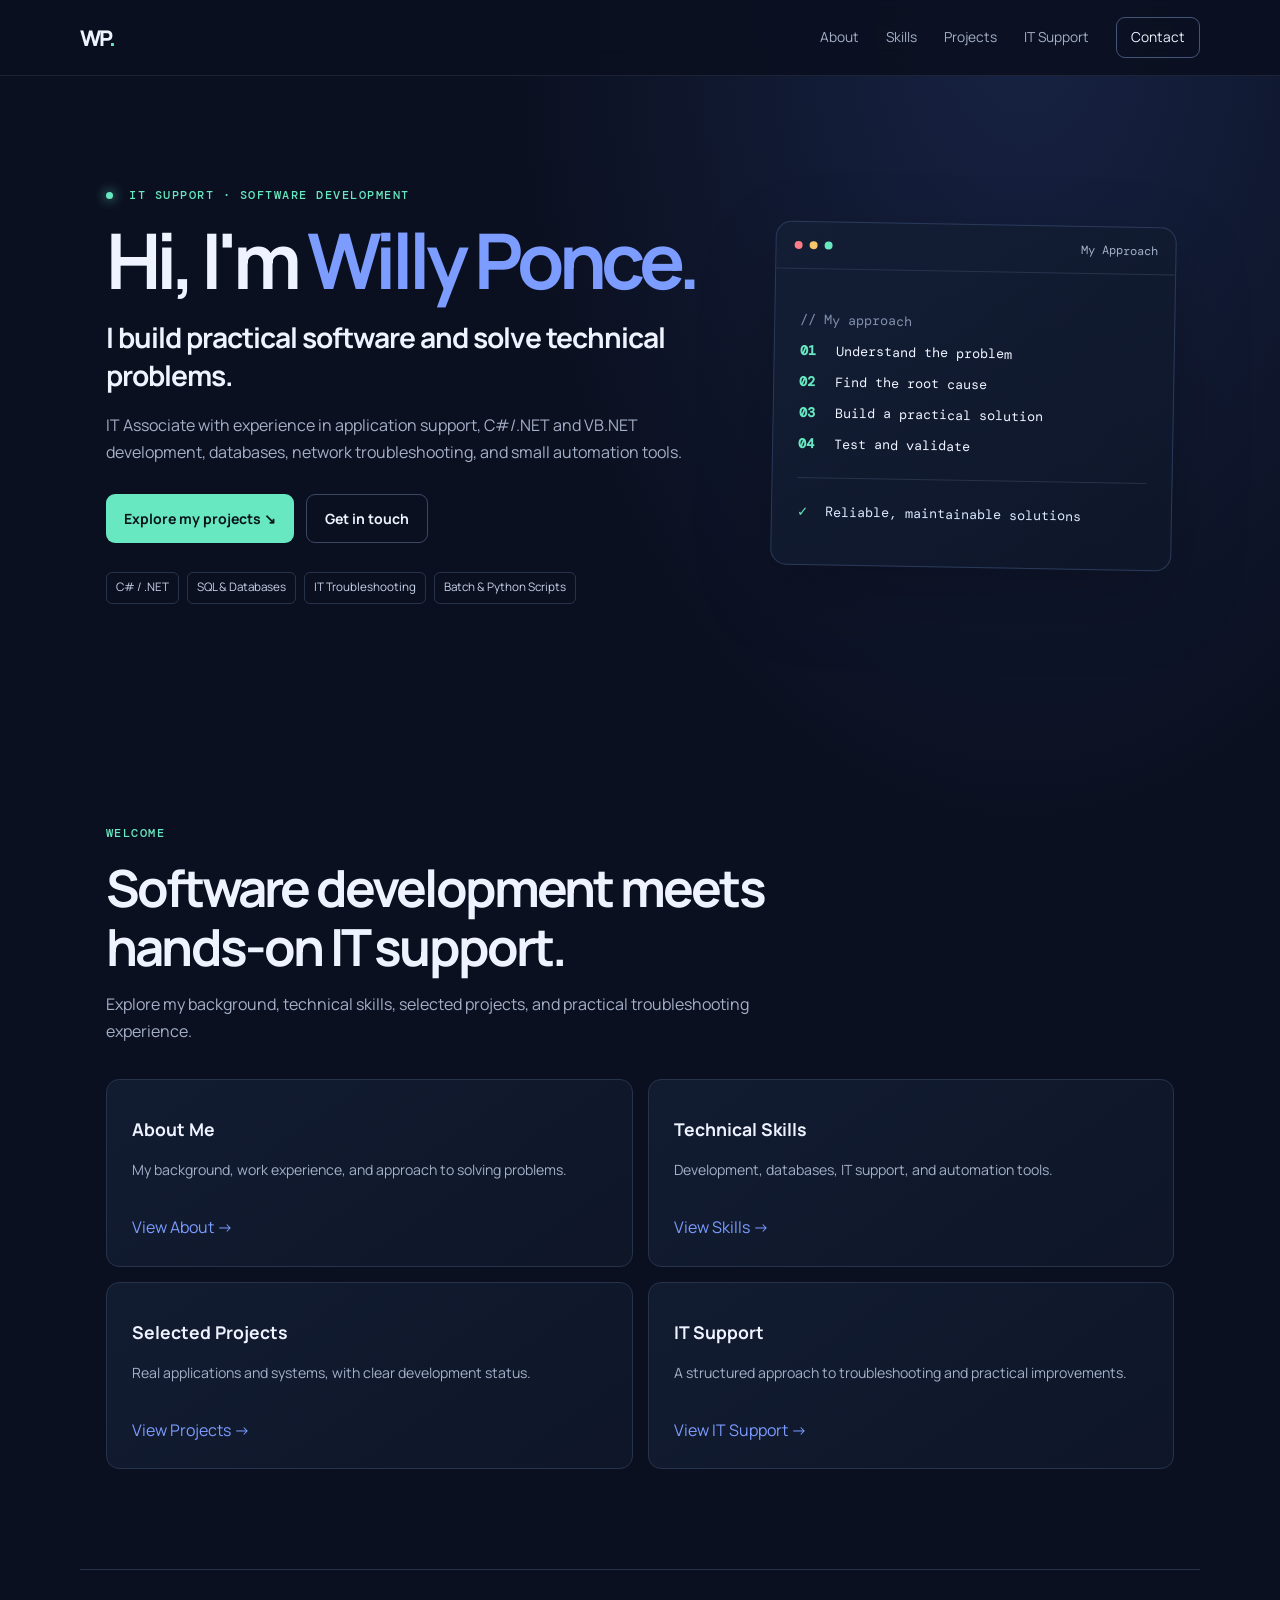
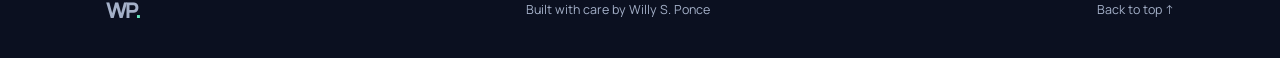
<file: index.html>
<!DOCTYPE html><html lang="en"><head><meta charset="UTF-8"><meta name="viewport" content="width=device-width, initial-scale=1"><meta name="description" content="Willy S. Ponce — software development, IT support, troubleshooting, and practical automation."><title>Home | Willy S. Ponce</title><link rel="stylesheet" href="styles.css"></head><body id="top"><header class="site-header"><a class="brand" href="index.html">WP<span>.</span></a><button class="menu-toggle" id="menuToggle" aria-label="Toggle navigation" aria-expanded="false">☰</button>
<nav id="mainNav"><a href="about.html">About</a><a href="skills.html">Skills</a><a href="projects.html">Projects</a><a href="it-support.html">IT Support</a><a class="nav-cta" href="contact.html">Contact</a></nav></header><main><section class="section hero" id="home"><div>
<p class="eyebrow"><span class="status-dot"></span> IT SUPPORT · SOFTWARE DEVELOPMENT</p><h1>Hi, I'm <span>Willy Ponce.</span></h1>
<h2>I build practical software and solve technical problems.</h2>
<p class="hero-text">IT Associate with experience in application support, C#/.NET and VB.NET development, databases, network troubleshooting, and small automation tools.</p>
<div class="hero-actions"><a class="button primary" href="projects.html">Explore my projects ↘</a><a class="button secondary" href="contact.html">Get in touch</a></div>
<div class="hero-tags"><span>C# / .NET</span><span>SQL & Databases</span><span>IT Troubleshooting</span><span>Batch & Python Scripts</span></div></div>
<div class="hero-card"><div class="terminal-top"><i></i><i></i><i></i><span>My Approach</span></div><div class="terminal-body">
<p class="code-muted">// My approach</p><p><b>01</b> Understand the problem</p><p><b>02</b> Find the root cause</p><p><b>03</b> Build a practical solution</p><p><b>04</b> Test and validate</p><div class="terminal-rule"></div><p class="terminal-result"><span>✓</span> Reliable, maintainable solutions</p></div></div></section>
<section class="section"><div class="section-heading"><p class="eyebrow">WELCOME</p><h2>Software development meets hands-on IT support.</h2><p class="section-intro">Explore my background, technical skills, selected projects, and practical troubleshooting experience.</p></div><div class="project-grid">
<article class="project-card"><h3>About Me</h3><p>My background, work experience, and approach to solving problems.</p><a class="back-link" href="about.html">View About →</a></article>
<article class="project-card"><h3>Technical Skills</h3><p>Development, databases, IT support, and automation tools.</p><a class="back-link" href="skills.html">View Skills →</a></article>
<article class="project-card"><h3>Selected Projects</h3><p>Real applications and systems, with clear development status.</p><a class="back-link" href="projects.html">View Projects →</a></article>
<article class="project-card"><h3>IT Support</h3><p>A structured approach to troubleshooting and practical improvements.</p><a class="back-link" href="it-support.html">View IT Support →</a></article>
</div></section></main><footer class="site-footer"><a class="brand" href="index.html">WP<span>.</span></a><p>Built with care by Willy S. Ponce</p><a href="#top">Back to top ↑</a></footer><script src="script.js"></script></body></html>
</file>
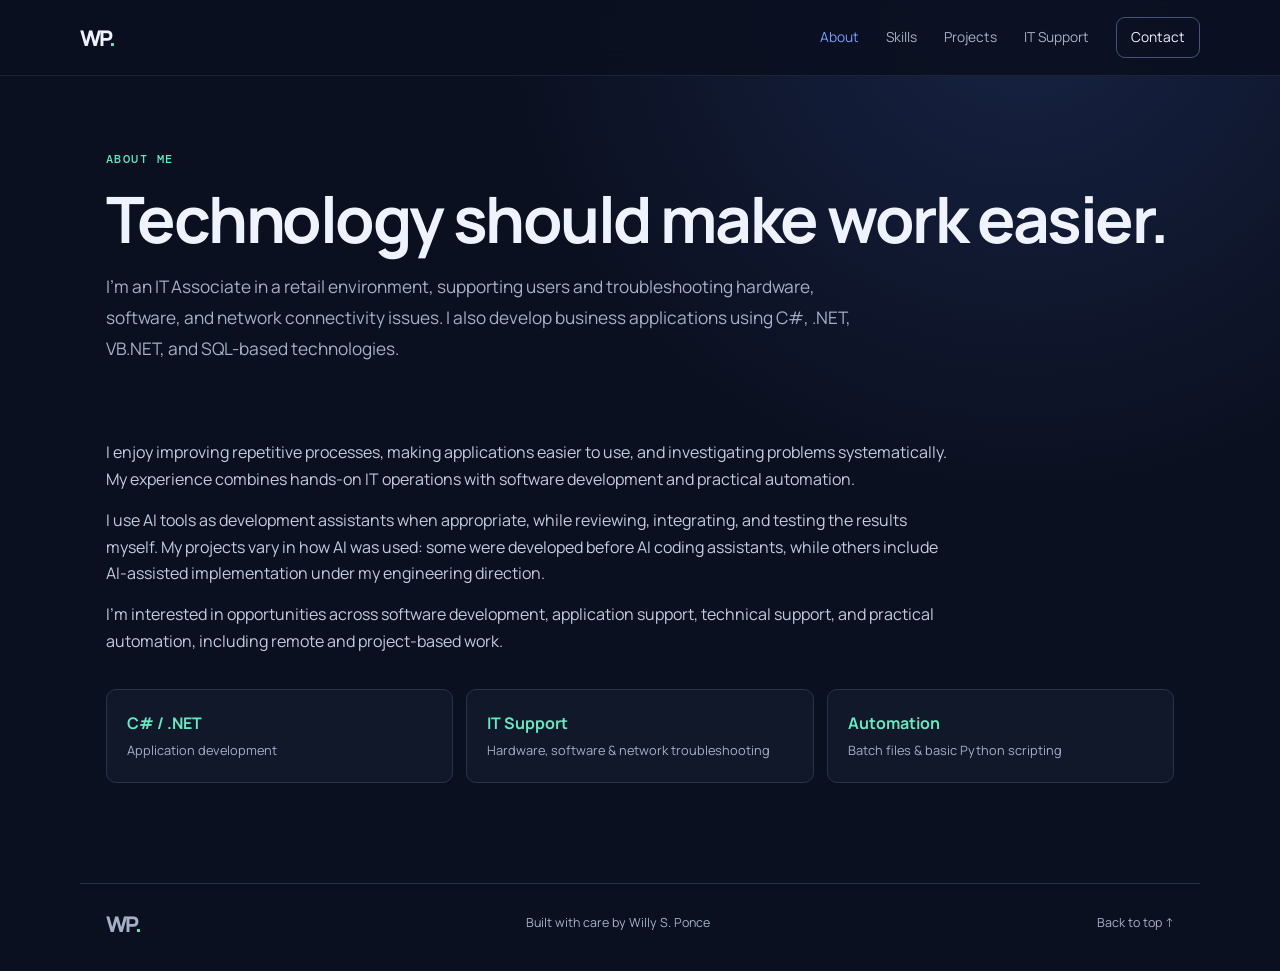
<file: about.html>
<!DOCTYPE html><html lang="en"><head><meta charset="UTF-8"><meta name="viewport" content="width=device-width, initial-scale=1"><meta name="description" content="Learn about Willy Ponce, an IT Associate with software development and technical support experience."><title>About | Willy S. Ponce</title><link rel="stylesheet" href="styles.css"></head><body id="top"><header class="site-header"><a class="brand" href="index.html">WP<span>.</span></a><button class="menu-toggle" id="menuToggle" aria-label="Toggle navigation" aria-expanded="false">☰</button>
<nav id="mainNav"><a class="active" href="about.html">About</a><a href="skills.html">Skills</a><a href="projects.html">Projects</a><a href="it-support.html">IT Support</a><a class="nav-cta" href="contact.html">Contact</a></nav></header><main><section class="section page-hero"><p class="eyebrow">ABOUT ME</p><h1>Technology should make work easier.</h1><p class="lead">I'm an IT Associate in a retail environment, supporting users and troubleshooting hardware, software, and network connectivity issues. I also develop business applications using C#, .NET, VB.NET, and SQL-based technologies.</p></section>
<section class="section page-content"><div class="about-content"><p>I enjoy improving repetitive processes, making applications easier to use, and investigating problems systematically. My experience combines hands-on IT operations with software development and practical automation.</p><p>I use AI tools as development assistants when appropriate, while reviewing, integrating, and testing the results myself. My projects vary in how AI was used: some were developed before AI coding assistants, while others include AI-assisted implementation under my engineering direction.</p><p>I'm interested in opportunities across software development, application support, technical support, and practical automation, including remote and project-based work.</p></div><div class="stats-grid"><div class="stat"><strong>C# / .NET</strong><span>Application development</span></div><div class="stat"><strong>IT Support</strong><span>Hardware, software & network troubleshooting</span></div><div class="stat"><strong>Automation</strong><span>Batch files & basic Python scripting</span></div></div></section></main><footer class="site-footer"><a class="brand" href="index.html">WP<span>.</span></a><p>Built with care by Willy S. Ponce</p><a href="#top">Back to top ↑</a></footer><script src="script.js"></script></body></html>
</file>
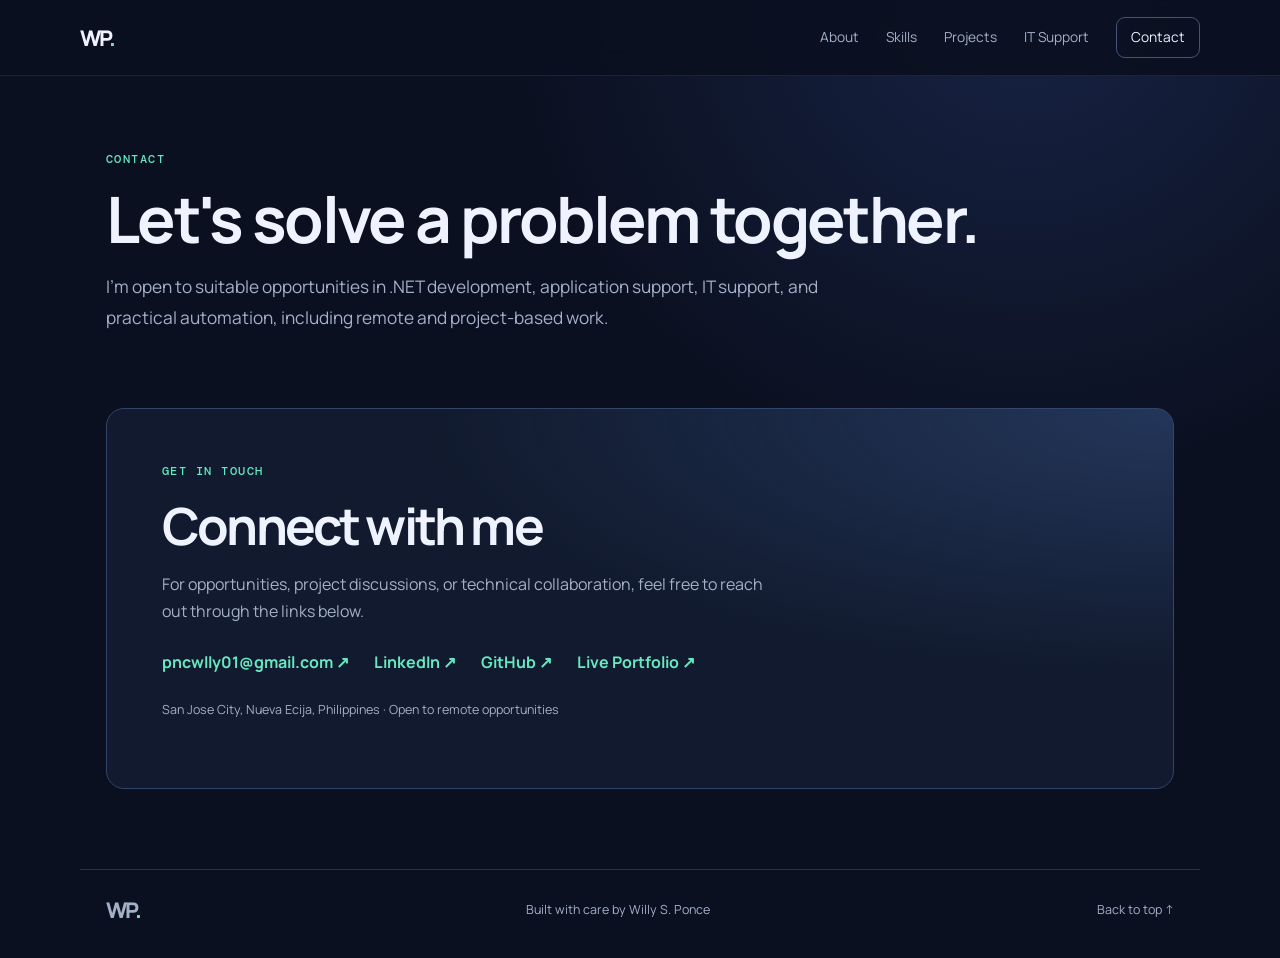
<file: contact.html>
<!DOCTYPE html><html lang="en"><head><meta charset="UTF-8"><meta name="viewport" content="width=device-width, initial-scale=1"><meta name="description" content="Contact Willy Ponce about remote software development, IT support, and automation opportunities."><title>Contact | Willy S. Ponce</title><link rel="stylesheet" href="styles.css"></head><body id="top"><header class="site-header"><a class="brand" href="index.html">WP<span>.</span></a><button class="menu-toggle" id="menuToggle" aria-label="Toggle navigation" aria-expanded="false">☰</button>
<nav id="mainNav"><a href="about.html">About</a><a href="skills.html">Skills</a><a href="projects.html">Projects</a><a href="it-support.html">IT Support</a><a class="nav-cta" href="contact.html">Contact</a></nav></header><main><section class="section page-hero"><p class="eyebrow">CONTACT</p><h1>Let's solve a problem together.</h1><p class="lead">I'm open to suitable opportunities in .NET development, application support, IT support, and practical automation, including remote and project-based work.</p></section>
<section class="section page-content contact-section"><div class="contact-panel"><p class="eyebrow">GET IN TOUCH</p><h2>Connect with me</h2><p>For opportunities, project discussions, or technical collaboration, feel free to reach out through the links below.</p><div class="contact-links"><a href="mailto:pncwlly01@gmail.com">pncwlly01@gmail.com ↗</a><a href="https://www.linkedin.com/in/willy-ponce-525567434/" target="_blank" rel="noopener noreferrer">LinkedIn ↗</a><a href="https://github.com/dev-wil01" target="_blank" rel="noopener noreferrer">GitHub ↗</a><a href="https://dev-wil01.github.io/willy-ponce-portfolio/" target="_blank" rel="noopener noreferrer">Live Portfolio ↗</a></div><p class="contact-location">San Jose City, Nueva Ecija, Philippines · Open to remote opportunities</p></div></section></main><footer class="site-footer"><a class="brand" href="index.html">WP<span>.</span></a><p>Built with care by Willy S. Ponce</p><a href="#top">Back to top ↑</a></footer><script src="script.js"></script></body></html>
</file>
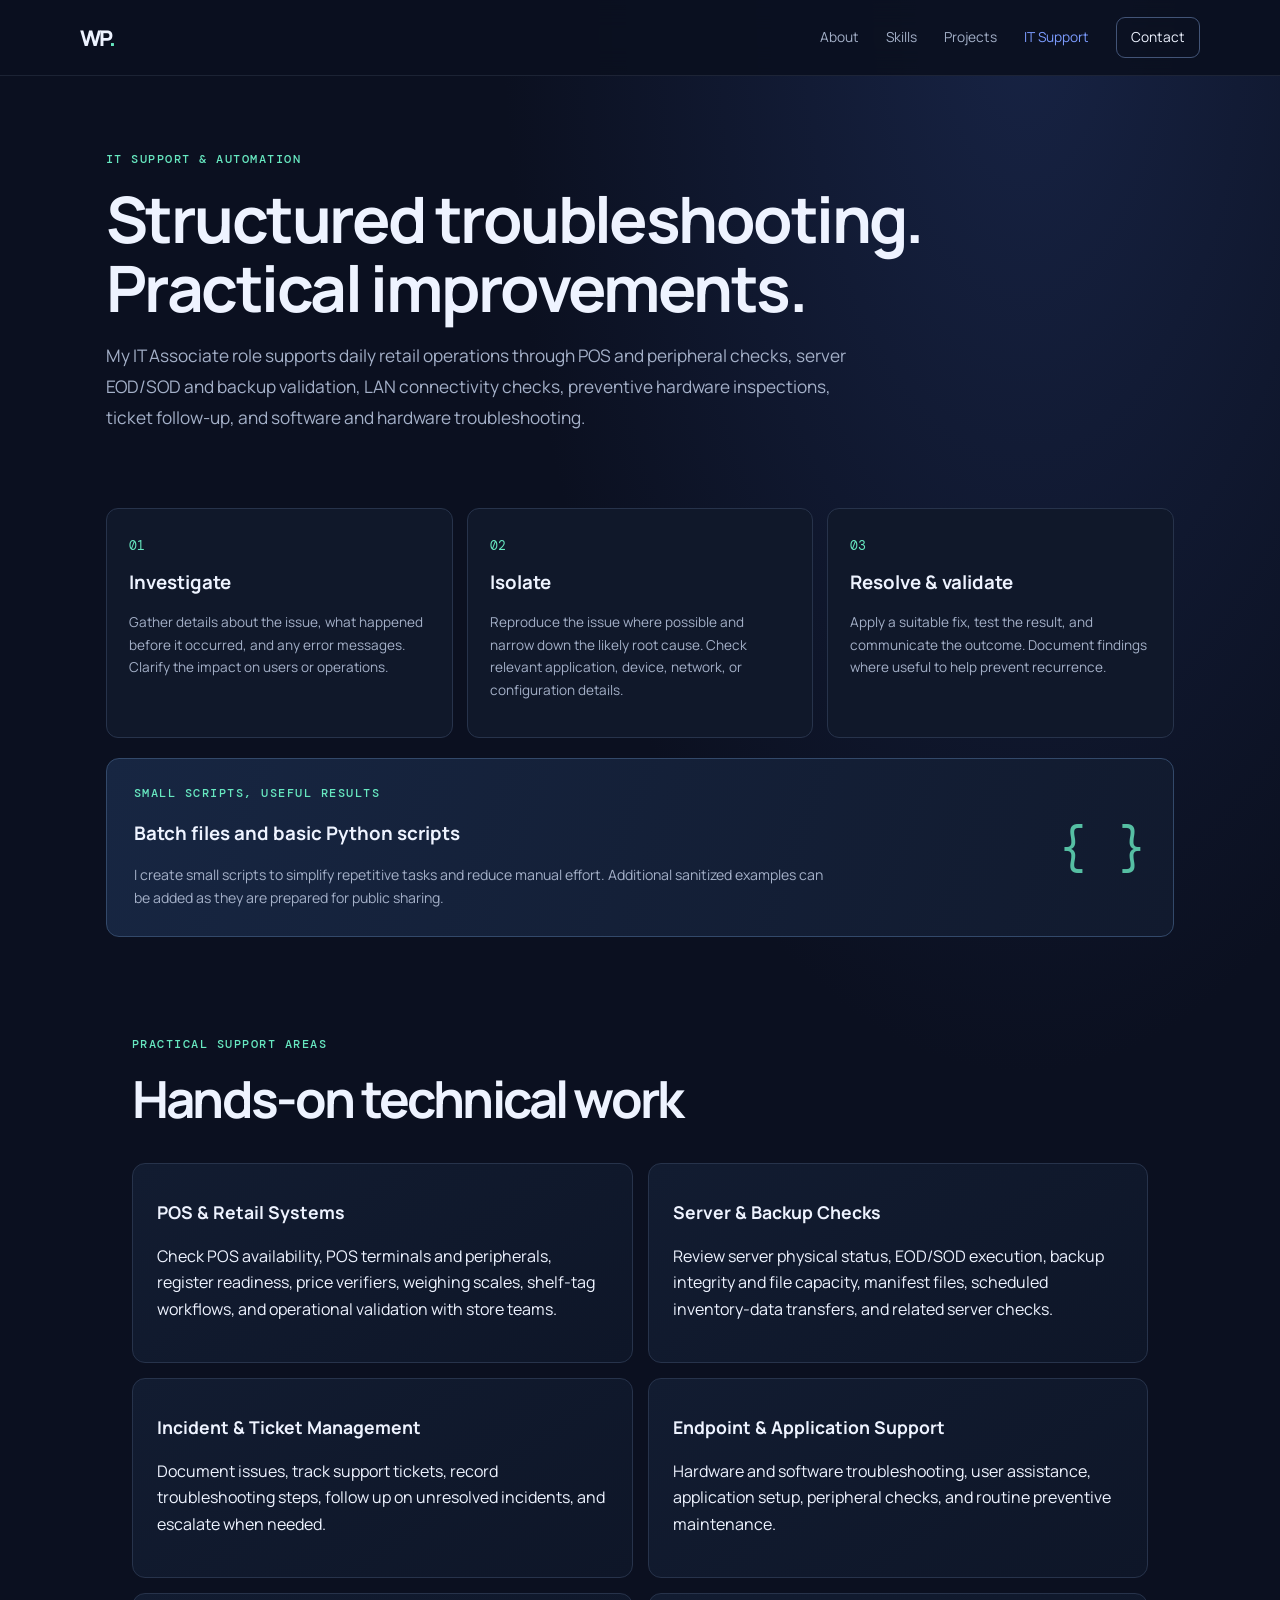
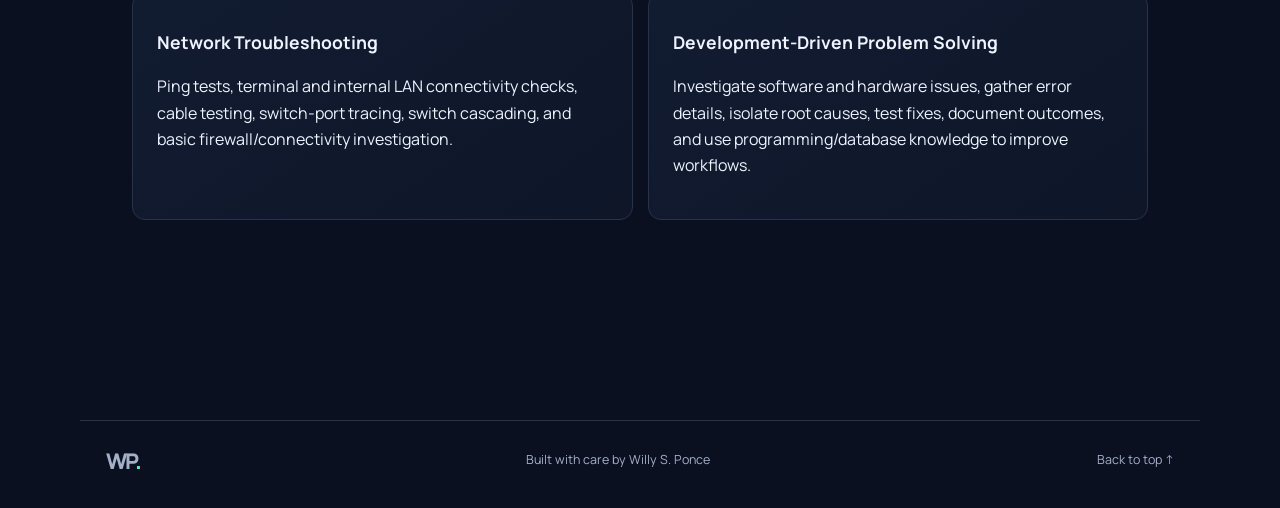
<file: it-support.html>
<!DOCTYPE html><html lang="en"><head><meta charset="UTF-8"><meta name="viewport" content="width=device-width, initial-scale=1"><meta name="description" content="IT support, networking troubleshooting, application support, and practical automation experience."><title>IT Support | Willy S. Ponce</title><link rel="stylesheet" href="styles.css"></head><body id="top"><header class="site-header"><a class="brand" href="index.html">WP<span>.</span></a><button class="menu-toggle" id="menuToggle" aria-label="Toggle navigation" aria-expanded="false">☰</button>
<nav id="mainNav"><a href="about.html">About</a><a href="skills.html">Skills</a><a href="projects.html">Projects</a><a class="active" href="it-support.html">IT Support</a><a class="nav-cta" href="contact.html">Contact</a></nav></header><main><section class="section page-hero"><p class="eyebrow">IT SUPPORT & AUTOMATION</p><h1>Structured troubleshooting. Practical improvements.</h1><p class="lead">My IT Associate role supports daily retail operations through POS and peripheral checks, server EOD/SOD and backup validation, LAN connectivity checks, preventive hardware inspections, ticket follow-up, and software and hardware troubleshooting.</p></section>
<section class="section page-content"><div class="support-grid"><article><span class="support-step">01</span><h3>Investigate</h3><p>Gather details about the issue, what happened before it occurred, and any error messages. Clarify the impact on users or operations.</p></article><article><span class="support-step">02</span><h3>Isolate</h3><p>Reproduce the issue where possible and narrow down the likely root cause. Check relevant application, device, network, or configuration details.</p></article><article><span class="support-step">03</span><h3>Resolve & validate</h3><p>Apply a suitable fix, test the result, and communicate the outcome. Document findings where useful to help prevent recurrence.</p></article></div>
<div class="automation-callout"><div><p class="eyebrow">SMALL SCRIPTS, USEFUL RESULTS</p><h3>Batch files and basic Python scripts</h3><p>I create small scripts to simplify repetitive tasks and reduce manual effort. Additional sanitized examples can be added as they are prepared for public sharing.</p></div><span class="callout-symbol">{ }</span></div>
<section class="section"><div class="section-heading"><p class="eyebrow">PRACTICAL SUPPORT AREAS</p><h2>Hands-on technical work</h2></div><div class="skill-groups"><article class="skill-card"><h3>POS & Retail Systems</h3><p>Check POS availability, POS terminals and peripherals, register readiness, price verifiers, weighing scales, shelf-tag workflows, and operational validation with store teams.</p></article><article class="skill-card"><h3>Server & Backup Checks</h3><p>Review server physical status, EOD/SOD execution, backup integrity and file capacity, manifest files, scheduled inventory-data transfers, and related server checks.</p></article><article class="skill-card"><h3>Incident & Ticket Management</h3><p>Document issues, track support tickets, record troubleshooting steps, follow up on unresolved incidents, and escalate when needed.</p></article><article class="skill-card"><h3>Endpoint & Application Support</h3><p>Hardware and software troubleshooting, user assistance, application setup, peripheral checks, and routine preventive maintenance.</p></article><article class="skill-card"><h3>Network Troubleshooting</h3><p>Ping tests, terminal and internal LAN connectivity checks, cable testing, switch-port tracing, switch cascading, and basic firewall/connectivity investigation.</p></article><article class="skill-card"><h3>Development-Driven Problem Solving</h3><p>Investigate software and hardware issues, gather error details, isolate root causes, test fixes, document outcomes, and use programming/database knowledge to improve workflows.</p></article></div></section></section></main><footer class="site-footer"><a class="brand" href="index.html">WP<span>.</span></a><p>Built with care by Willy S. Ponce</p><a href="#top">Back to top ↑</a></footer><script src="script.js"></script></body></html>
</file>
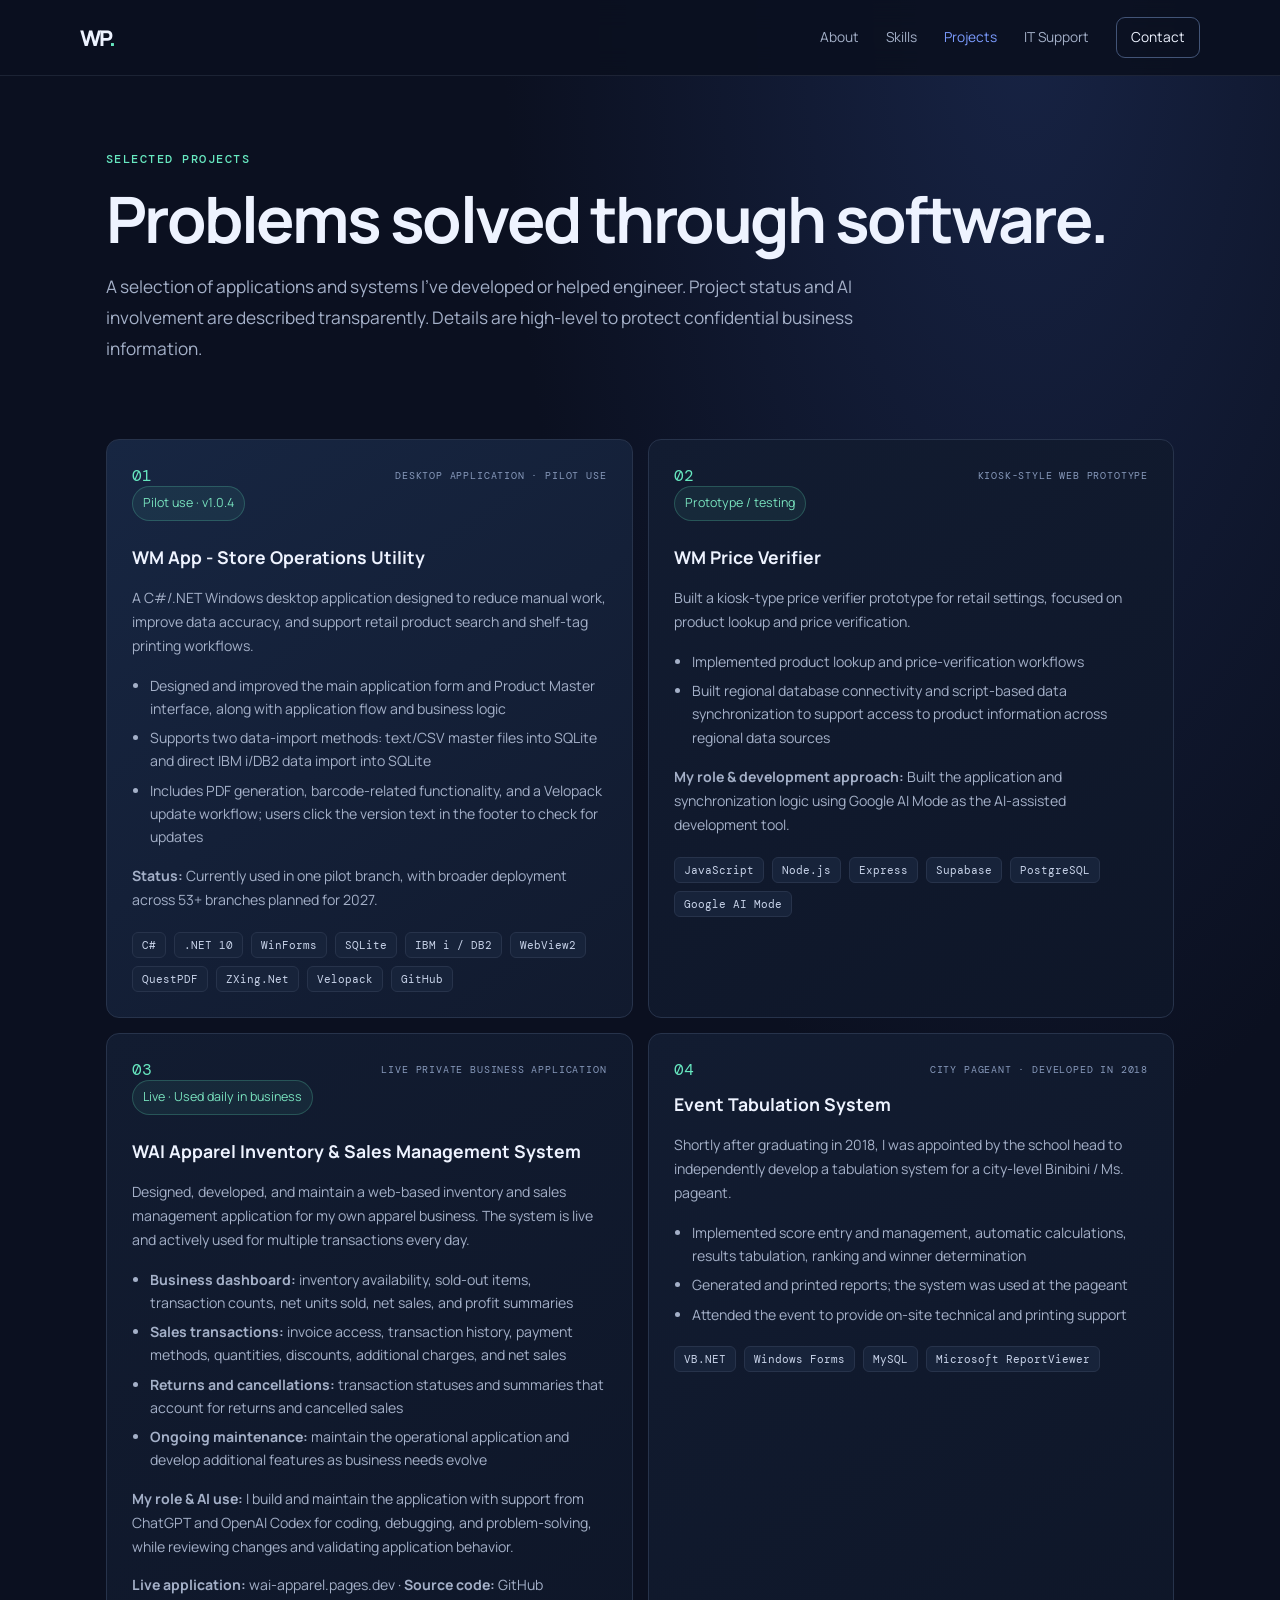
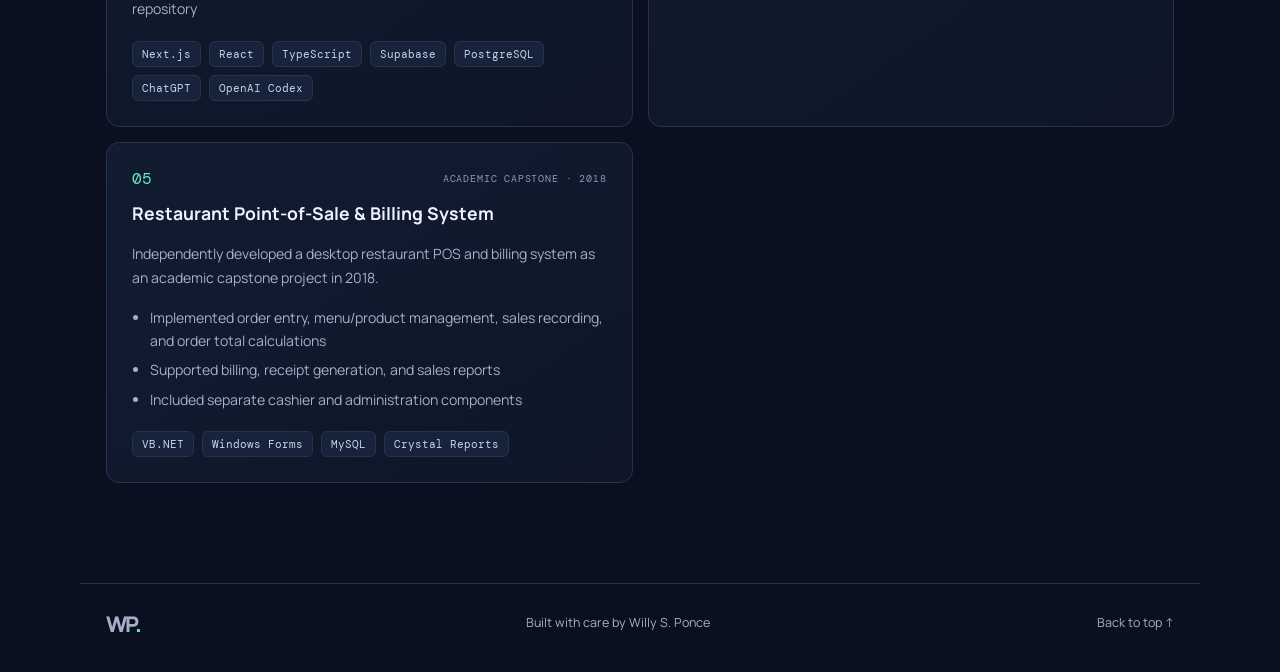
<file: projects.html>
<!DOCTYPE html><html lang="en"><head><meta charset="UTF-8"><meta name="viewport" content="width=device-width, initial-scale=1"><meta name="description" content="Selected software development and retail technology projects by Willy Ponce."><title>Projects | Willy S. Ponce</title><link rel="stylesheet" href="styles.css"></head><body id="top"><header class="site-header"><a class="brand" href="index.html">WP<span>.</span></a><button class="menu-toggle" id="menuToggle" aria-label="Toggle navigation" aria-expanded="false">☰</button>
<nav id="mainNav"><a href="about.html">About</a><a href="skills.html">Skills</a><a class="active" href="projects.html">Projects</a><a href="it-support.html">IT Support</a><a class="nav-cta" href="contact.html">Contact</a></nav></header><main><section class="section page-hero"><p class="eyebrow">SELECTED PROJECTS</p><h1>Problems solved through software.</h1><p class="lead">A selection of applications and systems I've developed or helped engineer. Project status and AI involvement are described transparently. Details are high-level to protect confidential business information.</p></section>
<section class="section page-content"><div class="project-grid">
<article class="project-card featured-project"><div class="project-top"><span class="project-number">01</span><span class="project-label">DESKTOP APPLICATION · PILOT USE</span></div><span class="project-status">Pilot use · v1.0.4</span><h3>WM App - Store Operations Utility</h3><p>A C#/.NET Windows desktop application designed to reduce manual work, improve data accuracy, and support retail product search and shelf-tag printing workflows.</p><ul><li>Designed and improved the main application form and Product Master interface, along with application flow and business logic</li><li>Supports two data-import methods: text/CSV master files into SQLite and direct IBM i/DB2 data import into SQLite</li><li>Includes PDF generation, barcode-related functionality, and a Velopack update workflow; users click the version text in the footer to check for updates</li></ul><p><strong>Status:</strong> Currently used in one pilot branch, with broader deployment across 53+ branches planned for 2027.</p><div class="project-tech"><span>C#</span><span>.NET 10</span><span>WinForms</span><span>SQLite</span><span>IBM i / DB2</span><span>WebView2</span><span>QuestPDF</span><span>ZXing.Net</span><span>Velopack</span><span>GitHub</span></div></article>
<article class="project-card"><div class="project-top"><span class="project-number">02</span><span class="project-label">KIOSK-STYLE WEB PROTOTYPE</span></div><span class="project-status">Prototype / testing</span><h3>WM Price Verifier</h3><p>Built a kiosk-type price verifier prototype for retail settings, focused on product lookup and price verification.</p><ul><li>Implemented product lookup and price-verification workflows</li><li>Built regional database connectivity and script-based data synchronization to support access to product information across regional data sources</li></ul><p><strong>My role &amp; development approach:</strong> Built the application and synchronization logic using Google AI Mode as the AI-assisted development tool.</p><div class="project-tech"><span>JavaScript</span><span>Node.js</span><span>Express</span><span>Supabase</span><span>PostgreSQL</span><span>Google AI Mode</span></div></article>
<article class="project-card"><div class="project-top"><span class="project-number">03</span><span class="project-label">LIVE PRIVATE BUSINESS APPLICATION</span></div><span class="project-status">Live · Used daily in business</span><h3>WAI Apparel Inventory &amp; Sales Management System</h3><p>Designed, developed, and maintain a web-based inventory and sales management application for my own apparel business. The system is live and actively used for multiple transactions every day.</p><ul><li><strong>Business dashboard:</strong> inventory availability, sold-out items, transaction counts, net units sold, net sales, and profit summaries</li><li><strong>Sales transactions:</strong> invoice access, transaction history, payment methods, quantities, discounts, additional charges, and net sales</li><li><strong>Returns and cancellations:</strong> transaction statuses and summaries that account for returns and cancelled sales</li><li><strong>Ongoing maintenance:</strong> maintain the operational application and develop additional features as business needs evolve</li></ul><p><strong>My role &amp; AI use:</strong> I build and maintain the application with support from ChatGPT and OpenAI Codex for coding, debugging, and problem-solving, while reviewing changes and validating application behavior.</p><p><strong>Live application:</strong> <a href="https://wai-apparel.pages.dev/" target="_blank" rel="noopener noreferrer">wai-apparel.pages.dev</a> · <strong>Source code:</strong> <a href="https://github.com/dev-wil01/wai-apparel" target="_blank" rel="noopener noreferrer">GitHub repository</a></p><div class="project-tech"><span>Next.js</span><span>React</span><span>TypeScript</span><span>Supabase</span><span>PostgreSQL</span><span>ChatGPT</span><span>OpenAI Codex</span></div></article>
<article class="project-card"><div class="project-top"><span class="project-number">04</span><span class="project-label">CITY PAGEANT · DEVELOPED IN 2018</span></div><h3>Event Tabulation System</h3><p>Shortly after graduating in 2018, I was appointed by the school head to independently develop a tabulation system for a city-level Binibini / Ms. pageant.</p><ul><li>Implemented score entry and management, automatic calculations, results tabulation, ranking and winner determination</li><li>Generated and printed reports; the system was used at the pageant</li><li>Attended the event to provide on-site technical and printing support</li></ul><div class="project-tech"><span>VB.NET</span><span>Windows Forms</span><span>MySQL</span><span>Microsoft ReportViewer</span></div></article>
<article class="project-card"><div class="project-top"><span class="project-number">05</span><span class="project-label">ACADEMIC CAPSTONE · 2018</span></div><h3>Restaurant Point-of-Sale &amp; Billing System</h3><p>Independently developed a desktop restaurant POS and billing system as an academic capstone project in 2018.</p><ul><li>Implemented order entry, menu/product management, sales recording, and order total calculations</li><li>Supported billing, receipt generation, and sales reports</li><li>Included separate cashier and administration components</li></ul><div class="project-tech"><span>VB.NET</span><span>Windows Forms</span><span>MySQL</span><span>Crystal Reports</span></div></article>
</div></section></main><footer class="site-footer"><a class="brand" href="index.html">WP<span>.</span></a><p>Built with care by Willy S. Ponce</p><a href="#top">Back to top ↑</a></footer><script src="script.js"></script></body></html>
</file>
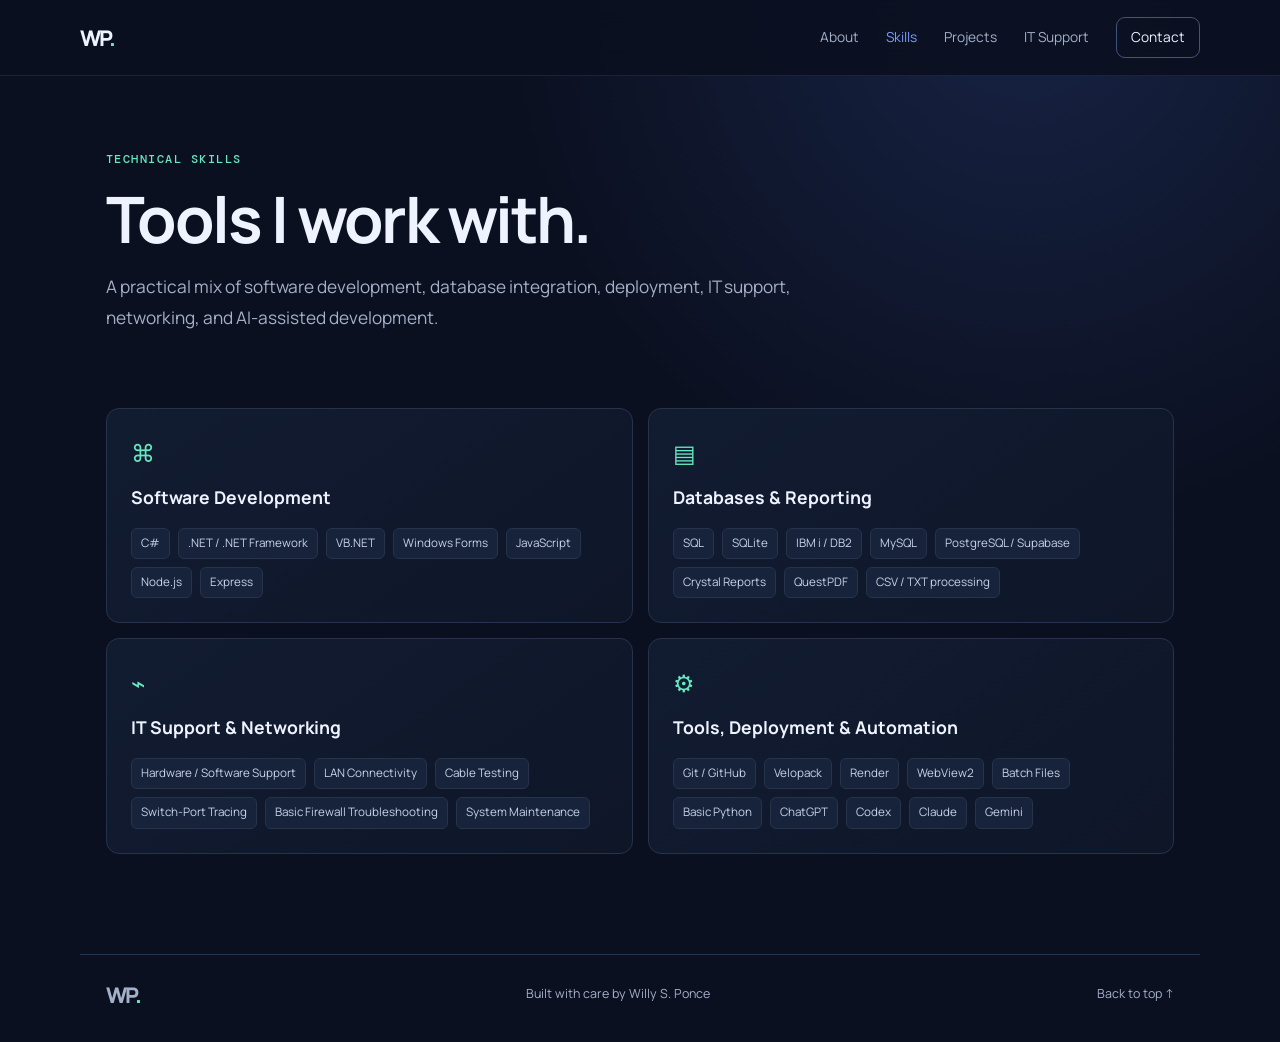
<file: skills.html>
<!DOCTYPE html><html lang="en"><head><meta charset="UTF-8"><meta name="viewport" content="width=device-width, initial-scale=1"><meta name="description" content="Software development, database, deployment, IT support, networking, and automation skills."><title>Skills | Willy S. Ponce</title><link rel="stylesheet" href="styles.css"></head><body id="top"><header class="site-header"><a class="brand" href="index.html">WP<span>.</span></a><button class="menu-toggle" id="menuToggle" aria-label="Toggle navigation" aria-expanded="false">☰</button>
<nav id="mainNav"><a href="about.html">About</a><a class="active" href="skills.html">Skills</a><a href="projects.html">Projects</a><a href="it-support.html">IT Support</a><a class="nav-cta" href="contact.html">Contact</a></nav></header><main><section class="section page-hero"><p class="eyebrow">TECHNICAL SKILLS</p><h1>Tools I work with.</h1><p class="lead">A practical mix of software development, database integration, deployment, IT support, networking, and AI-assisted development.</p></section>
<section class="section page-content"><div class="skill-groups">
<article class="skill-card"><div class="skill-icon">⌘</div><h3>Software Development</h3><div class="chips"><span>C#</span><span>.NET / .NET Framework</span><span>VB.NET</span><span>Windows Forms</span><span>JavaScript</span><span>Node.js</span><span>Express</span></div></article>
<article class="skill-card"><div class="skill-icon">▤</div><h3>Databases & Reporting</h3><div class="chips"><span>SQL</span><span>SQLite</span><span>IBM i / DB2</span><span>MySQL</span><span>PostgreSQL / Supabase</span><span>Crystal Reports</span><span>QuestPDF</span><span>CSV / TXT processing</span></div></article>
<article class="skill-card"><div class="skill-icon">⌁</div><h3>IT Support & Networking</h3><div class="chips"><span>Hardware / Software Support</span><span>LAN Connectivity</span><span>Cable Testing</span><span>Switch-Port Tracing</span><span>Basic Firewall Troubleshooting</span><span>System Maintenance</span></div></article>
<article class="skill-card"><div class="skill-icon">⚙</div><h3>Tools, Deployment & Automation</h3><div class="chips"><span>Git / GitHub</span><span>Velopack</span><span>Render</span><span>WebView2</span><span>Batch Files</span><span>Basic Python</span><span>ChatGPT</span><span>Codex</span><span>Claude</span><span>Gemini</span></div></article>
</div></section></main><footer class="site-footer"><a class="brand" href="index.html">WP<span>.</span></a><p>Built with care by Willy S. Ponce</p><a href="#top">Back to top ↑</a></footer><script src="script.js"></script></body></html>
</file>
<file: styles.css>
@import url('https://fonts.googleapis.com/css2?family=DM+Mono:wght@400;500&family=Manrope:wght@400;500;600;700;800&display=swap');
:root{--bg:#0b1020;--panel:#111a2e;--text:#eef3ff;--muted:#a4b0c8;--line:#27334b;--accent:#7c9cff;--mint:#67e8c0;--max:1120px}
*{box-sizing:border-box}html{scroll-behavior:smooth;scroll-padding-top:90px}body{margin:0;background:radial-gradient(ellipse at 80% 0%,#172344 0,transparent 36%),var(--bg);color:var(--text);font-family:Manrope,Arial,sans-serif;line-height:1.65}a{color:inherit;text-decoration:none}.site-header{position:sticky;top:0;z-index:20;display:flex;align-items:center;justify-content:space-between;padding:17px max(5vw,calc((100vw - var(--max))/2));background:rgba(11,16,32,.9);backdrop-filter:blur(14px);border-bottom:1px solid #a4b0c81f}.brand{font-size:1.35rem;font-weight:800;letter-spacing:-.08em}.brand span{color:var(--mint)}nav{display:flex;align-items:center;gap:27px;font-size:.86rem;color:var(--muted)}nav a:hover,.contact-links a:hover{color:var(--mint)}.nav-cta{border:1px solid #425477;border-radius:9px;padding:8px 14px;color:var(--text)}.menu-toggle{display:none;background:none;color:var(--text);border:0;font-size:1.5rem}.section{max-width:var(--max);margin:auto;padding:100px 26px}.hero{min-height:650px;display:grid;grid-template-columns:1.2fr .8fr;gap:65px;align-items:center;padding-top:90px}.eyebrow{font:500 .72rem 'DM Mono',monospace;letter-spacing:.13em;color:var(--mint);margin:0 0 17px}.status-dot{display:inline-block;width:7px;height:7px;border-radius:50%;background:var(--mint);margin-right:8px;box-shadow:0 0 12px #67e8c0}.hero h1{font-size:clamp(2.8rem,6vw,5rem);line-height:1.05;letter-spacing:-.065em;margin:0 0 18px}.hero h1 span{color:var(--accent)}.hero h2{font-size:clamp(1.25rem,2.2vw,1.8rem);line-height:1.35;letter-spacing:-.035em;max-width:600px;margin:0 0 18px}.hero-text,.section-intro{color:var(--muted);max-width:650px}.hero-actions{display:flex;gap:12px;flex-wrap:wrap;margin:29px 0}.button{display:inline-flex;gap:12px;align-items:center;border-radius:9px;padding:12px 18px;font-size:.88rem;font-weight:700}.primary{background:var(--mint);color:#07151a}.primary:hover{filter:brightness(1.08);transform:translateY(-1px)}.secondary{border:1px solid #3a4864}.secondary:hover{border-color:var(--mint)}.hero-tags,.chips,.project-tech{display:flex;flex-wrap:wrap;gap:8px}.hero-tags span,.chips span,.project-tech span{font-size:.73rem;border:1px solid var(--line);border-radius:6px;padding:5px 9px;color:#c7d2e8}.hero-card{border:1px solid #2b3a5a;border-radius:16px;overflow:hidden;background:linear-gradient(145deg,#131e35,#0e1629);box-shadow:0 28px 80px #0003;transform:rotate(1deg)}.terminal-top{display:flex;align-items:center;gap:7px;padding:15px 18px;border-bottom:1px solid var(--line);color:var(--muted);font:.75rem 'DM Mono',monospace}.terminal-top i{width:8px;height:8px;border-radius:50%;background:#50617d}.terminal-top i:first-child{background:#ff7d87}.terminal-top i:nth-child(2){background:#f7c66b}.terminal-top i:nth-child(3){background:#67e8c0}.terminal-top span{margin-left:auto}.terminal-body{padding:28px 25px 30px;font:.84rem 'DM Mono',monospace}.terminal-body p{margin:14px 0}.terminal-body b{color:var(--mint);margin-right:12px}.code-muted{color:#8190ac}.terminal-rule{height:1px;background:var(--line);margin:25px 0}.terminal-result{color:#dce8ff}.terminal-result span{color:var(--mint);margin-right:9px}.section-heading{max-width:700px;margin-bottom:35px}.section-heading h2,.contact-panel h2{font-size:clamp(2rem,4vw,3.2rem);letter-spacing:-.055em;line-height:1.15;margin:0 0 14px}.about-section,.projects-section,.support-section{border-top:1px solid var(--line)}.about-content{max-width:850px;color:#c2cce0}.about-content p{margin:0 0 15px}.stats-grid{display:grid;grid-template-columns:repeat(3,1fr);gap:13px;margin-top:35px}.stat{border:1px solid var(--line);background:#10182a;padding:20px;border-radius:10px}.stat strong,.stat span{display:block}.stat strong{font-size:1rem;color:var(--mint)}.stat span{font-size:.8rem;color:var(--muted);margin-top:4px}.skill-groups{display:grid;grid-template-columns:repeat(2,1fr);gap:15px}.skill-card,.project-card{background:linear-gradient(145deg,#121c31,#0e1628);border:1px solid var(--line);border-radius:13px;padding:24px}.skill-icon{font-size:1.5rem;color:var(--mint)}.skill-card h3,.project-card h3{margin:10px 0;font-size:1.1rem}.chips{margin-top:16px}.chips span{background:#17233a}.project-grid{display:grid;grid-template-columns:repeat(2,1fr);gap:15px}.project-card{padding:25px;transition:transform .2s,border-color .2s}.project-card:hover{transform:translateY(-3px);border-color:#526a97}.featured-project{background:linear-gradient(145deg,#172642,#111a2e)}.project-top{display:flex;align-items:center;justify-content:space-between;gap:10px}.project-number{font:1rem 'DM Mono',monospace;color:var(--mint)}.project-label{font:.64rem 'DM Mono',monospace;letter-spacing:.08em;color:#8799bb}.project-card p,.project-card li{font-size:.88rem;color:var(--muted)}.project-card ul{padding-left:18px}.project-card li{margin:6px 0}.project-tech{margin-top:20px}.project-tech span{font:.67rem 'DM Mono',monospace;background:#17233a}.privacy-note{margin-top:20px;padding:14px 17px;border-left:2px solid #e8bc6a;background:#171b27;color:var(--muted);font-size:.78rem}.privacy-note strong{color:#f0d49a}.support-grid{display:grid;grid-template-columns:repeat(3,1fr);gap:14px}.support-grid article{padding:22px;border:1px solid var(--line);border-radius:12px;background:#10182a}.support-step{font:.8rem 'DM Mono',monospace;color:var(--mint)}.support-grid h3{margin:9px 0}.support-grid p{color:var(--muted);font-size:.85rem}.automation-callout{display:flex;align-items:center;justify-content:space-between;gap:25px;margin-top:20px;padding:27px;border:1px solid #33496a;border-radius:13px;background:linear-gradient(110deg,#172642,#111a2e)}.automation-callout h3{margin:0 0 8px}.automation-callout p:not(.eyebrow){color:var(--muted);max-width:700px;font-size:.88rem;margin-bottom:0}.callout-symbol{font:3rem 'DM Mono',monospace;color:var(--mint);opacity:.8}.contact-section{padding-top:60px;padding-bottom:80px}.contact-panel{padding:clamp(25px,5vw,55px);border:1px solid #31466a;border-radius:18px;background:radial-gradient(ellipse at top right,#23365a,transparent 50%),#111a2e}.contact-panel>p:not(.eyebrow){color:var(--muted);max-width:620px}.contact-links{display:flex;flex-wrap:wrap;gap:12px 25px;margin:25px 0;font-weight:700}.contact-links a{color:var(--mint)}.contact-location{font-size:.78rem}.site-footer{max-width:var(--max);margin:auto;padding:22px 26px 30px;border-top:1px solid var(--line);display:flex;align-items:center;justify-content:space-between;gap:15px;color:var(--muted);font-size:.78rem}.site-footer p{margin:0}@media(max-width:760px){.site-header{padding:14px 22px}.menu-toggle{display:block}nav{display:none;position:absolute;top:64px;left:0;right:0;padding:18px 22px 24px;background:#0e1629;border-bottom:1px solid var(--line);flex-direction:column;align-items:stretch;gap:15px}nav.open{display:flex}.nav-cta{text-align:center}.section{padding:70px 22px}.hero{grid-template-columns:1fr;gap:30px;padding-top:70px;min-height:unset}.hero-card{transform:none}.stats-grid,.support-grid{grid-template-columns:1fr}.skill-groups,.project-grid{grid-template-columns:1fr}.automation-callout{align-items:flex-start}.callout-symbol{font-size:2rem}.site-footer{padding:22px;flex-wrap:wrap}.site-footer p{order:3;width:100%}}@media(prefers-reduced-motion:reduce){html{scroll-behavior:auto}*,*::before,*::after{transition:none!important}}

/* Multi-page portfolio additions */
.page-hero { padding-top: 76px; padding-bottom: 34px; }
.page-hero h1 { font-size: clamp(2.2rem, 5vw, 4rem); line-height: 1.08; margin: 10px 0 18px; letter-spacing: -0.04em; }
.page-hero .lead { max-width: 760px; color: var(--muted, #a7b3c8); font-size: 1.08rem; line-height: 1.8; }
.page-content { padding-top: 24px; }
.project-status { display:inline-flex; align-items:center; gap:8px; border:1px solid rgba(92,213,176,.25); color:#78e2be; background:rgba(92,213,176,.08); border-radius:999px; padding:6px 10px; font-size:.78rem; margin-bottom:12px; }
.project-card p { line-height:1.7; }
.back-link { display:inline-block; margin-top:18px; color:var(--accent, #67e8c1); }
.site-header nav a.active { color:var(--accent, #67e8c1); }
@media (max-width: 760px) { .page-hero { padding-top:48px; } }
</file>
